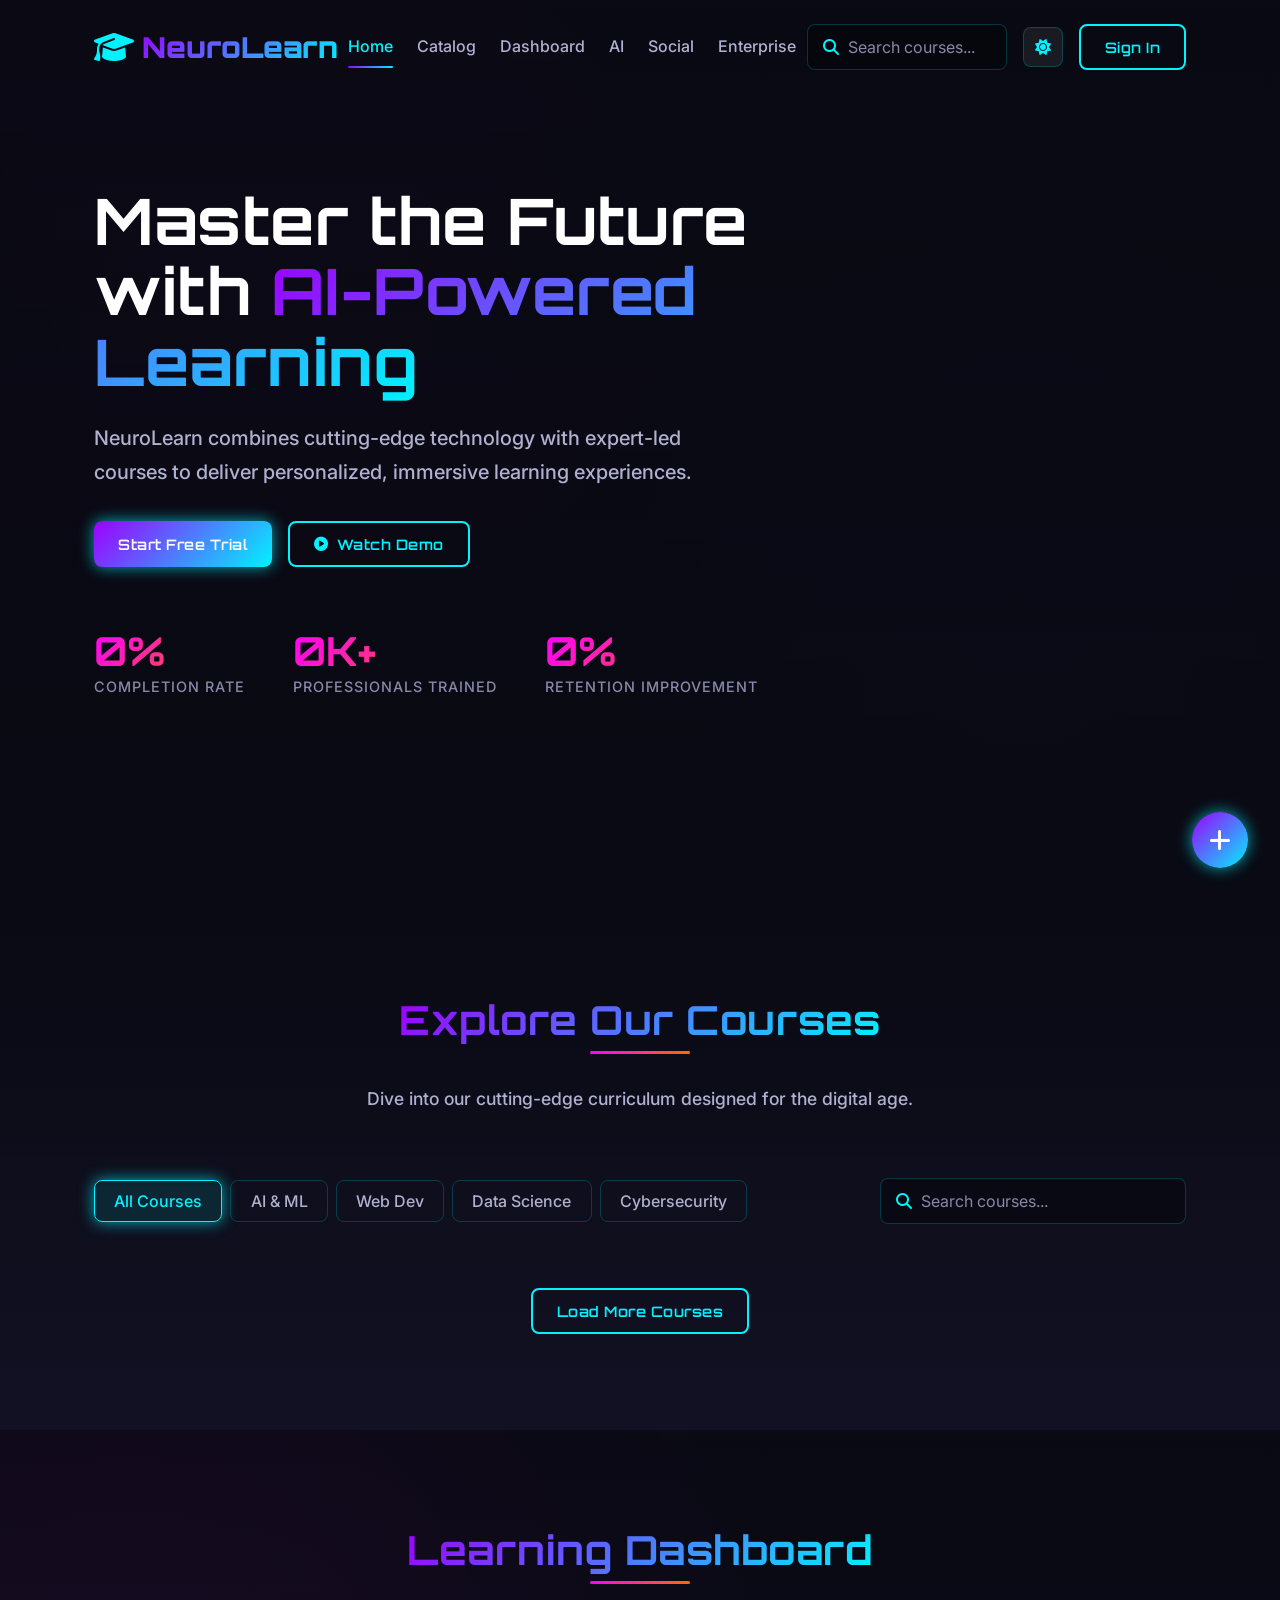
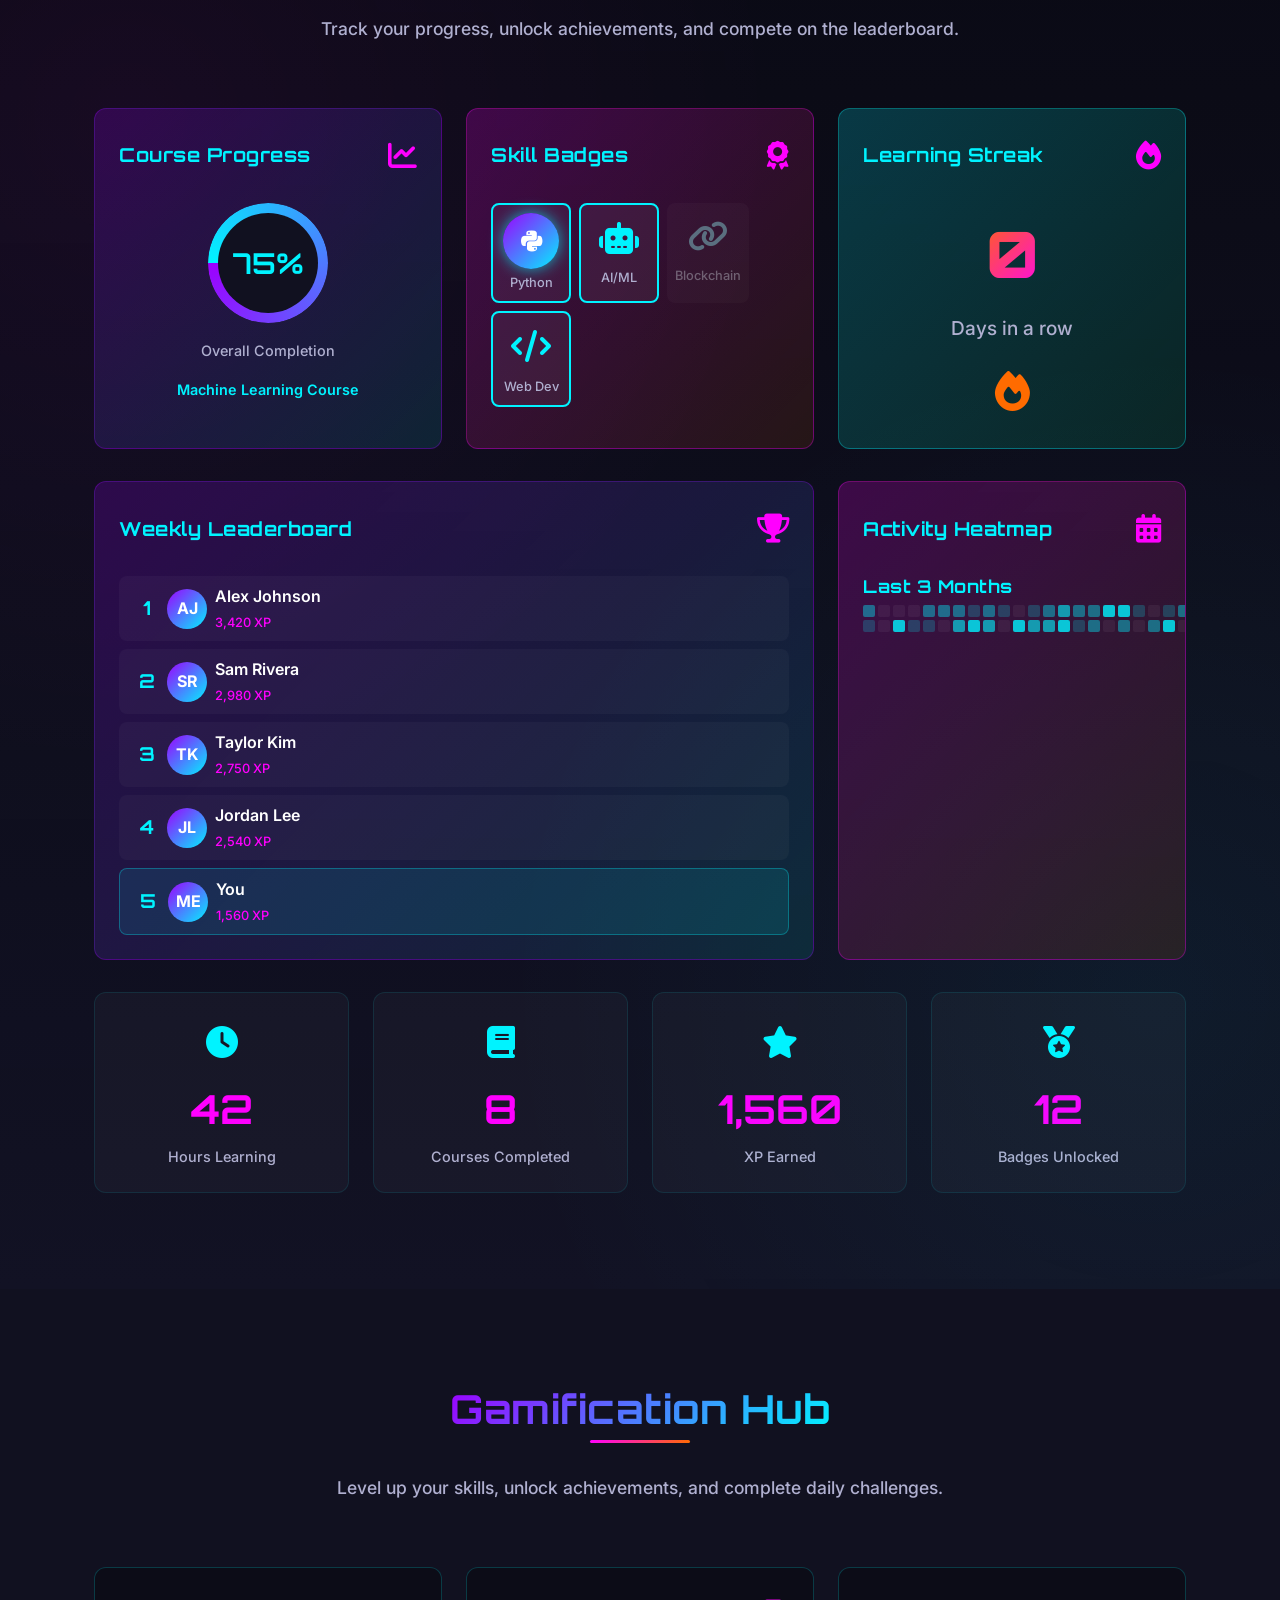
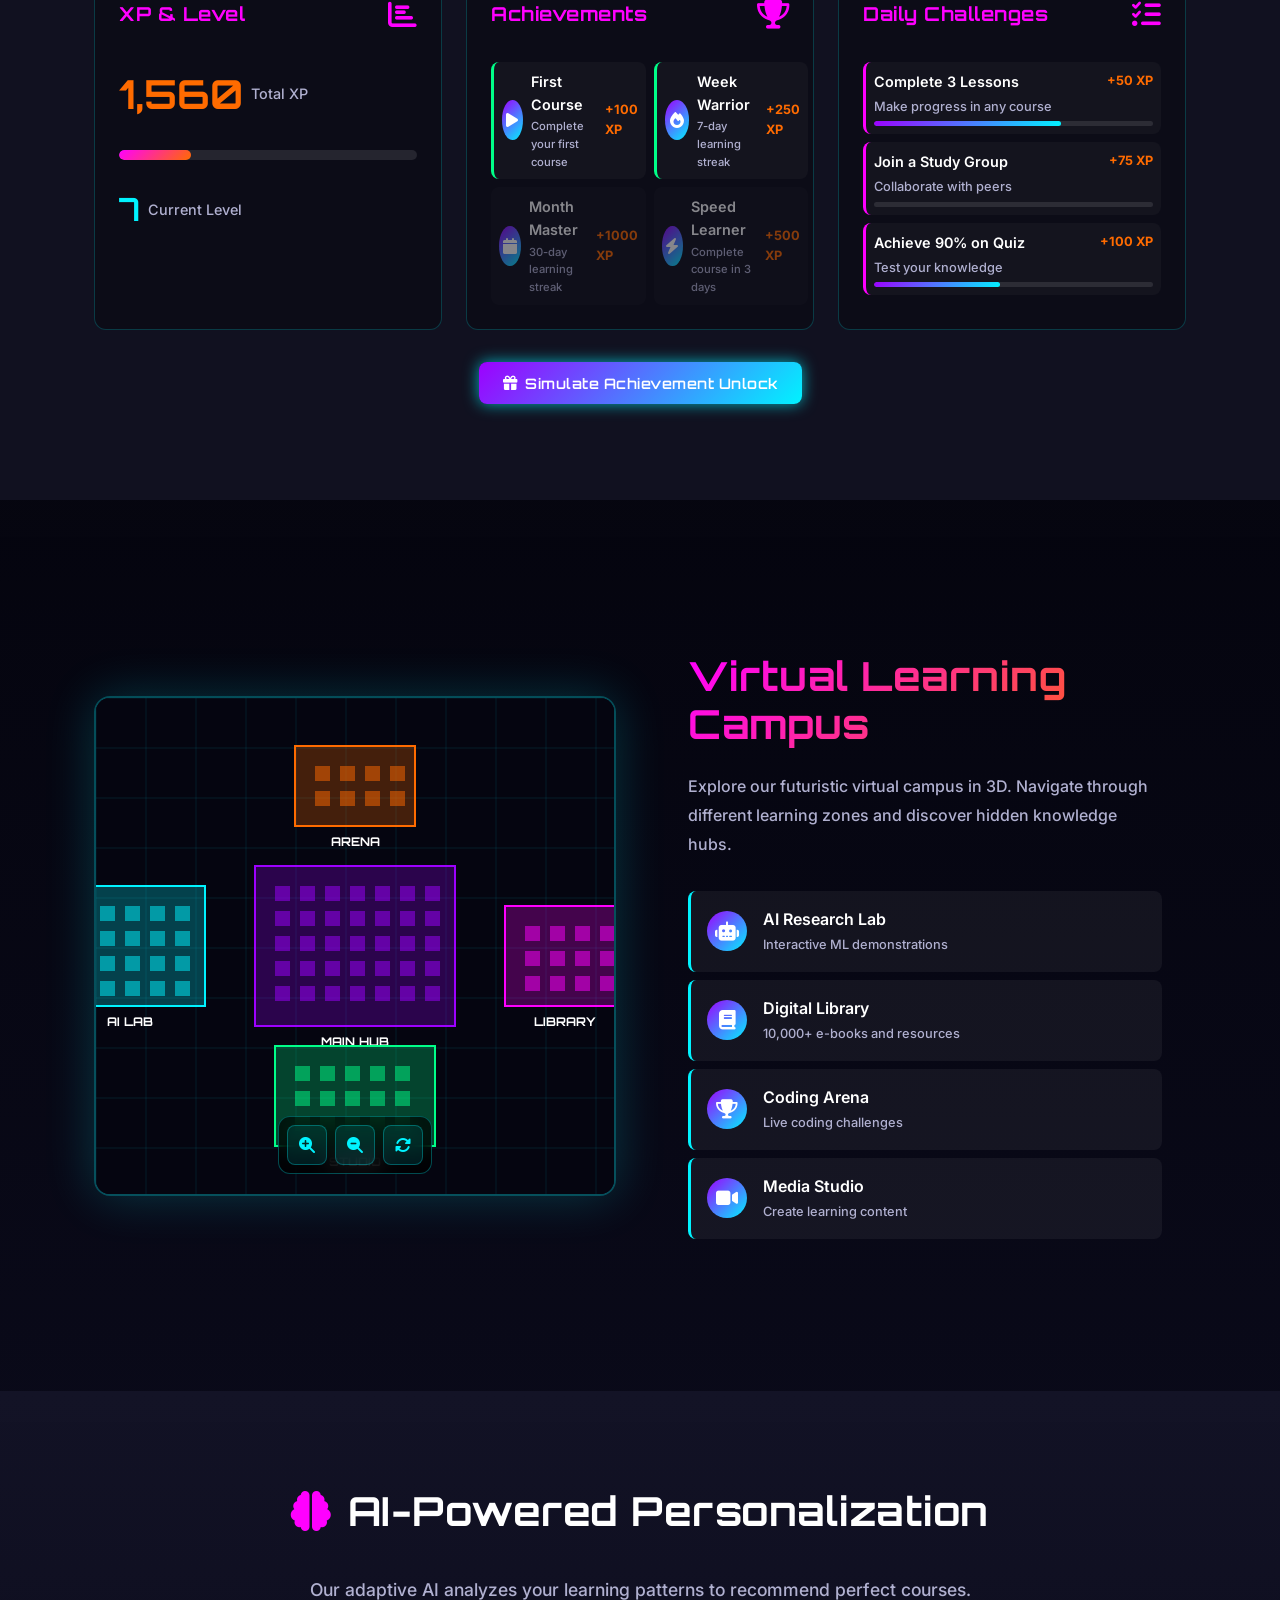
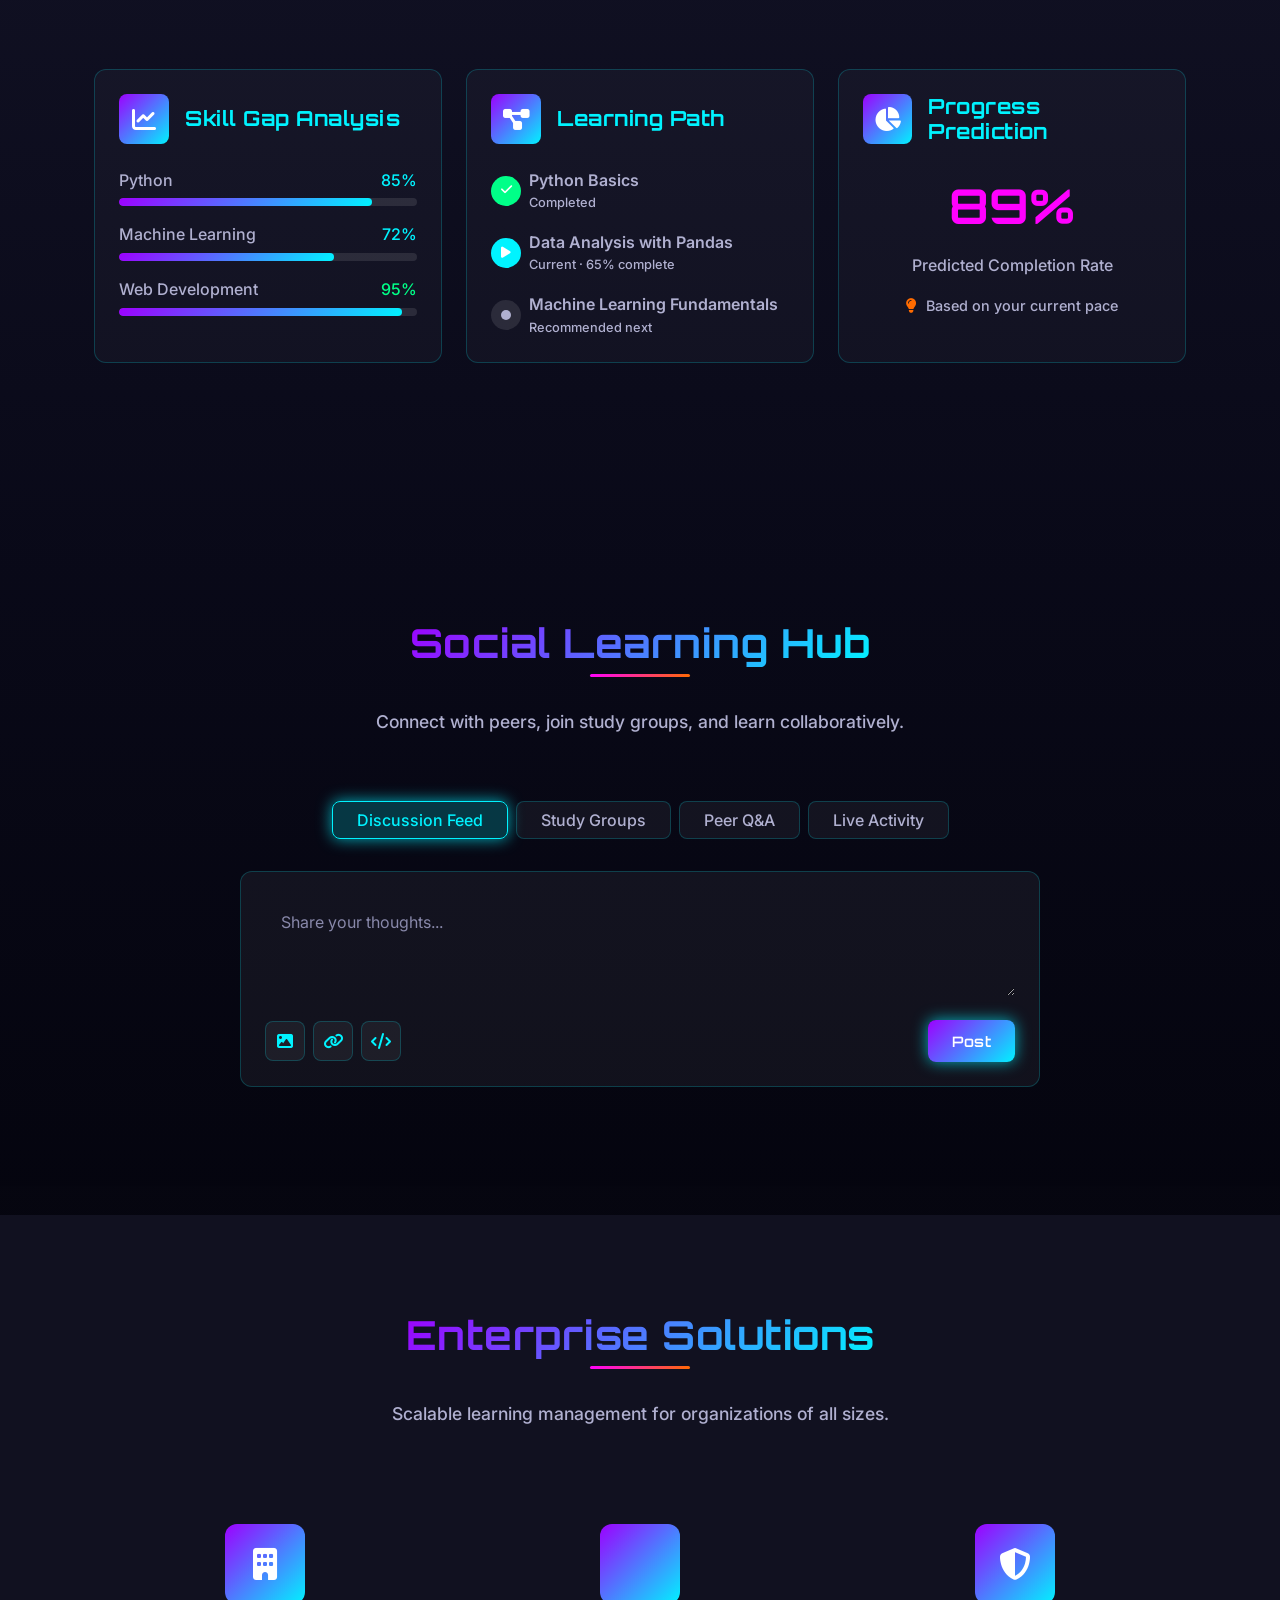
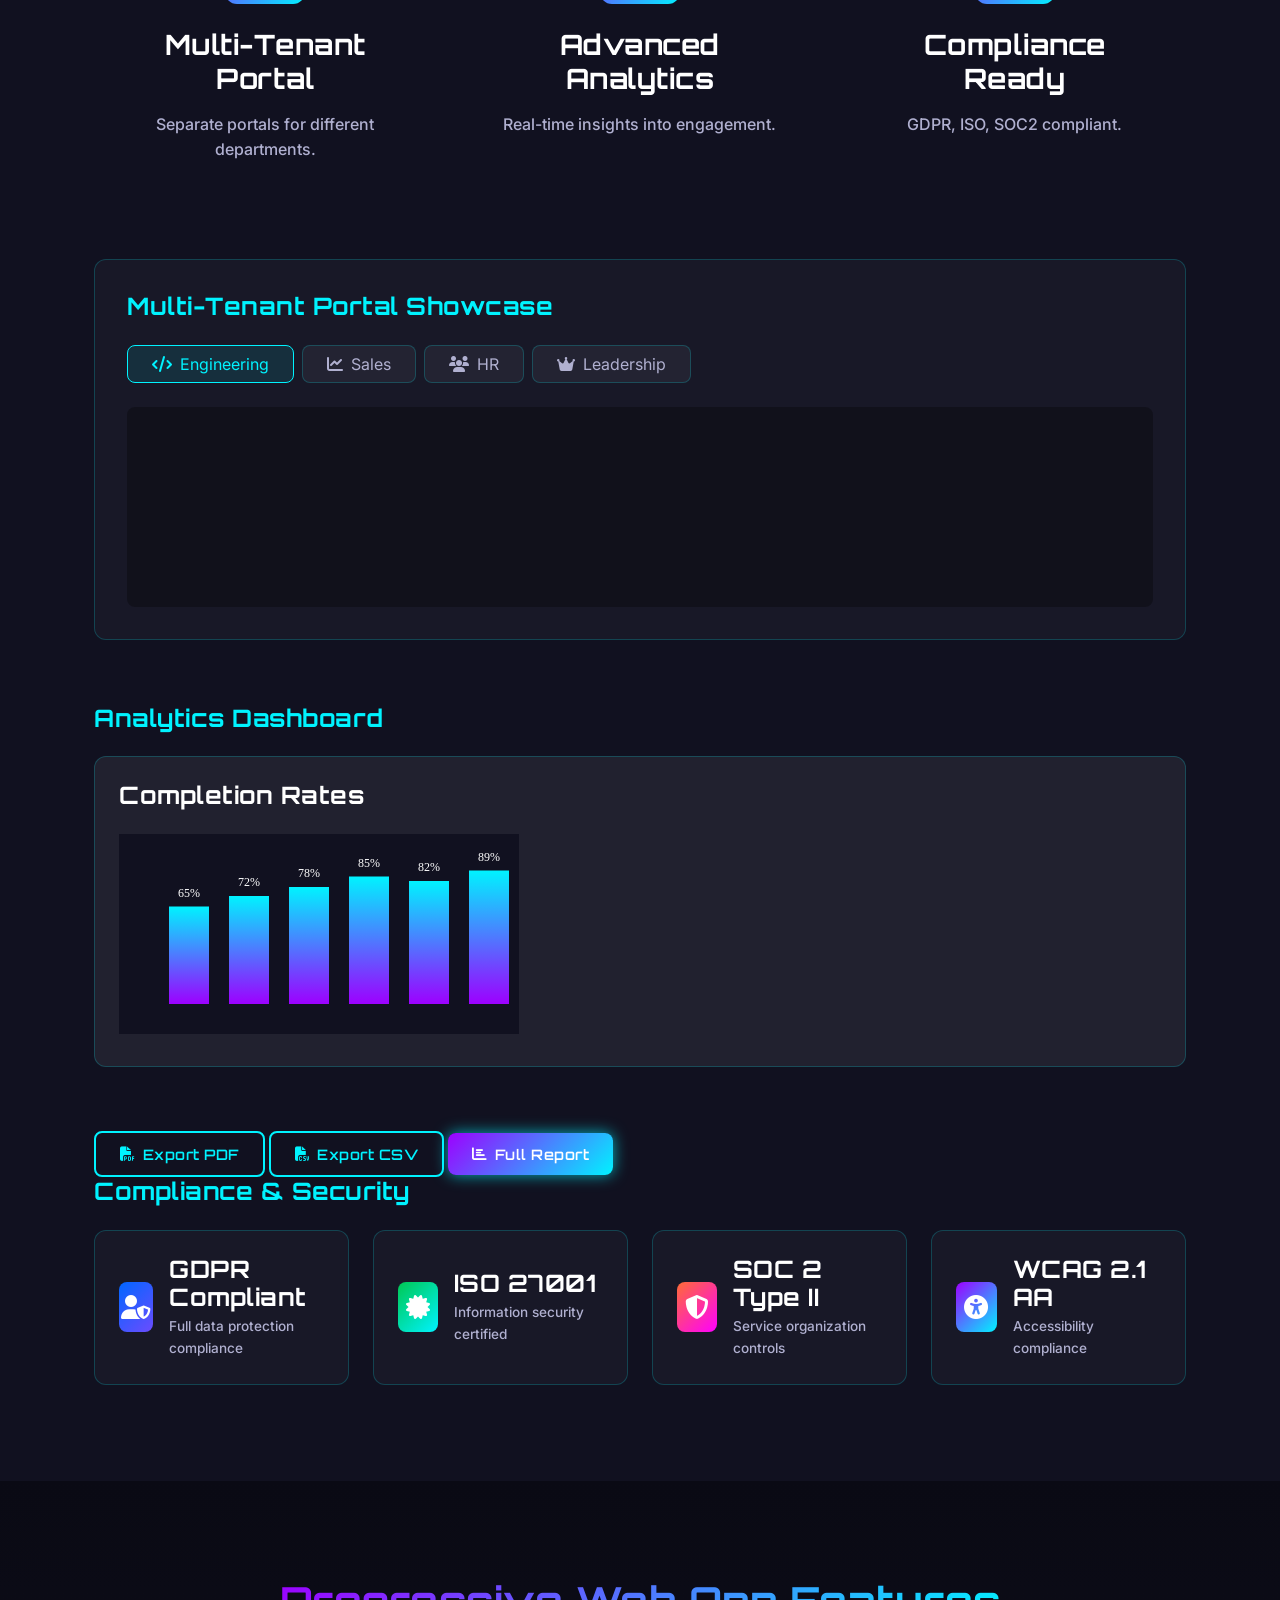
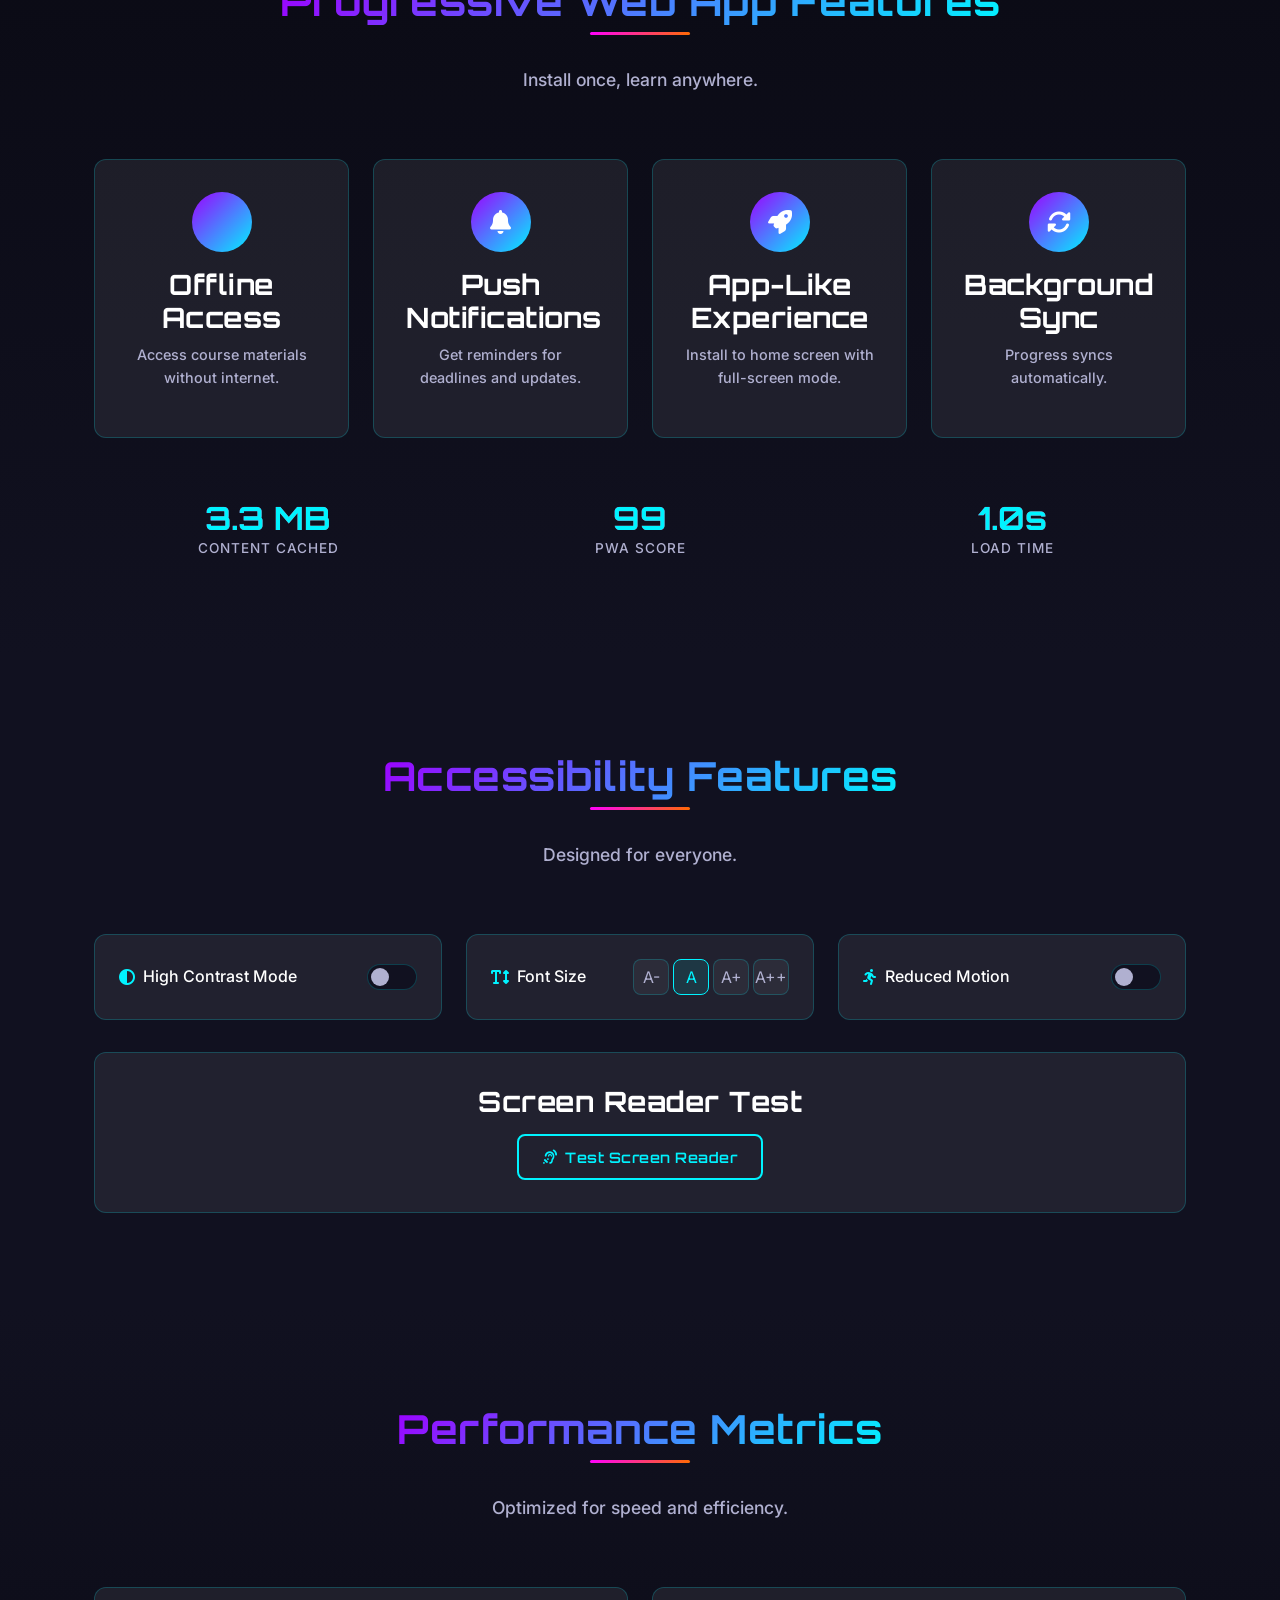
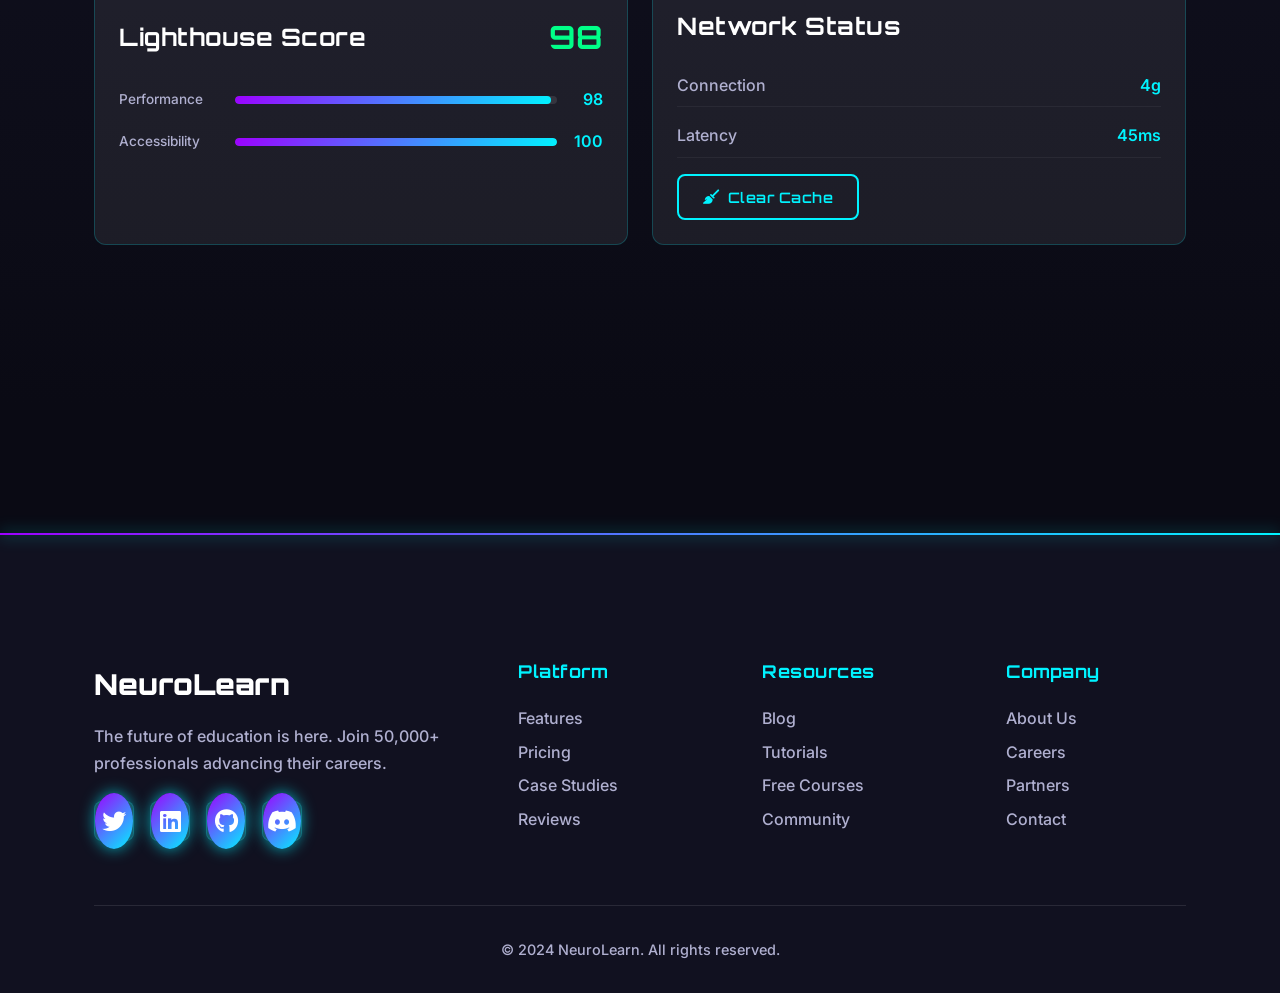
<file: src/index.html>
<!DOCTYPE html>
<html lang="en">
<head>
    <meta charset="UTF-8">
    <meta name="viewport" content="width=device-width, initial-scale=1.0">
    <meta name="description" content="NeuroLearn - Enterprise-grade e-learning platform with AI personalization, 3D virtual campus, and social learning features.">
    <meta name="theme-color" content="#0a0a14">
    
    <!-- PWA -->
    <link rel="manifest" href="/public/manifest.json">
    <link rel="icon" href="data:image/svg+xml,<svg xmlns=%22http://www.w3.org/2000/svg%22 viewBox=%220 0 100 100%22><text y=%22.9em%22 font-size=%2290%22>🧠</text></svg>">
    
    <!-- Fonts & Icons -->
    <link rel="stylesheet" href="https://cdnjs.cloudflare.com/ajax/libs/font-awesome/6.4.0/css/all.min.css">
    <link rel="stylesheet" href="https://fonts.googleapis.com/css2?family=Orbitron:wght@400;700;900&family=Inter:wght@300;400;500;600&display=swap">
    
    <!-- Styles -->
    <link rel="stylesheet" href="css/styles.css">
    
    <title>NeuroLearn | Futuristic E-Learning Platform</title>
</head>
<body>
    <!-- Preloader -->
    <div class="preloader" id="preloader">
        <div class="loader"></div>
    </div>
    
    <!-- Offline Indicator -->
    <div class="offline-indicator" id="offlineIndicator" style="display: none;">
        <i class="fas fa-wifi-slash"></i>
        <span>You are currently offline.</span>
    </div>
    
    <!-- PWA Install Prompt -->
    <div class="pwa-install-prompt" id="pwaPrompt" style="display: none;">
        <div class="pwa-prompt-content">
            <div class="pwa-prompt-icon"><i class="fas fa-download"></i></div>
            <div class="pwa-prompt-text">
                <h3>Install NeuroLearn</h3>
                <p>Install our app for a better experience with offline access.</p>
            </div>
            <div class="pwa-prompt-actions">
                <button class="btn btn-secondary" id="pwaLater">Later</button>
                <button class="btn btn-primary" id="pwaInstall">Install</button>
            </div>
        </div>
    </div>
    
    <!-- Navigation -->
    <nav class="navbar" id="navbar">
        <div class="container navbar-container">
            <a href="#home" class="navbar-brand">
                <i class="fas fa-graduation-cap"></i>
                <span>NeuroLearn</span>
            </a>
            
            <div class="navbar-menu">
                <div class="navbar-links">
                    <a href="#home" class="navbar-link active">Home</a>
                    <a href="#catalog" class="navbar-link">Catalog</a>
                    <a href="#dashboard" class="navbar-link">Dashboard</a>
                    <a href="#ai" class="navbar-link">AI</a>
                    <a href="#social" class="navbar-link">Social</a>
                    <a href="#enterprise" class="navbar-link">Enterprise</a>
                </div>
            </div>
            
            <div class="navbar-actions">
                <div class="navbar-search">
                    <i class="fas fa-search"></i>
                    <input type="text" class="input" placeholder="Search courses...">
                </div>
                <button class="theme-toggle" id="themeToggle" aria-label="Toggle theme">
                    <i class="fas fa-sun theme-icon-sun"></i>
                    <i class="fas fa-moon theme-icon-moon"></i>
                </button>
                <button class="btn btn-secondary">Sign In</button>
                <button class="btn btn-primary" id="installBtn" style="display: none;">Install App</button>
            </div>
            
            <button class="mobile-toggle" id="mobileToggle" aria-label="Toggle menu">
                <i class="fas fa-bars"></i>
            </button>
        </div>
    </nav>
    
    <!-- Mobile Menu Overlay -->
    <div class="menu-overlay" id="menuOverlay"></div>
    
    <!-- Mobile Menu -->
    <div class="mobile-menu" id="mobileMenu">
        <div class="mobile-menu-header">
            <a href="#home" class="navbar-brand">
                <i class="fas fa-graduation-cap"></i>
                <span>NeuroLearn</span>
            </a>
            <button class="mobile-menu-close" id="mobileMenuClose">
                <i class="fas fa-times"></i>
            </button>
        </div>
        <nav class="mobile-nav">
            <a href="#home" class="mobile-nav-link active">Home</a>
            <a href="#catalog" class="mobile-nav-link">Catalog</a>
            <a href="#dashboard" class="mobile-nav-link">Dashboard</a>
            <a href="#ai" class="mobile-nav-link">AI</a>
            <a href="#social" class="mobile-nav-link">Social</a>
            <a href="#enterprise" class="mobile-nav-link">Enterprise</a>
        </nav>
        <div class="mobile-menu-search">
            <i class="fas fa-search"></i>
            <input type="text" class="input" placeholder="Search courses...">
        </div>
        <div style="margin-top: var(--space-lg);">
            <button class="btn btn-secondary" style="width: 100%;">Sign In</button>
        </div>
    </div>
    
    <!-- Main Content -->
    <main>
        <!-- Hero Section -->
        <section class="hero section" id="home">
            <div class="hero-bg">
                <div class="hero-bg-overlay"></div>
            </div>
            <div class="container hero-content">
                <div class="hero-text">
                    <h1 class="hero-title animate-fade-in">
                        Master the Future with 
                        <span class="highlight">AI-Powered Learning</span>
                    </h1>
                    <p class="hero-subtitle animate-fade-in">
                        NeuroLearn combines cutting-edge technology with expert-led courses to deliver personalized, immersive learning experiences.
                    </p>
                    <div class="hero-actions animate-fade-in">
                        <button class="btn btn-primary">Start Free Trial</button>
                        <button class="btn btn-secondary">
                            <i class="fas fa-play-circle"></i> Watch Demo
                        </button>
                    </div>
                    <div class="hero-stats animate-fade-in">
                        <div class="stat-item">
                            <div class="stat-value" data-count="95">0%</div>
                            <div class="stat-label">Completion Rate</div>
                        </div>
                        <div class="stat-item">
                            <div class="stat-value" data-count="50">0K+</div>
                            <div class="stat-label">Professionals Trained</div>
                        </div>
                        <div class="stat-item">
                            <div class="stat-value" data-count="75">0%</div>
                            <div class="stat-label">Retention Improvement</div>
                        </div>
                    </div>
                </div>
            </div>
        </section>
        
        <!-- Course Catalog Section -->
        <section class="section catalog-section" id="catalog">
            <div class="container">
                <div class="section-header">
                    <h2 class="section-title">Explore Our Courses</h2>
                    <p class="section-subtitle">Dive into our cutting-edge curriculum designed for the digital age.</p>
                </div>
                
                <div class="catalog-filters">
                    <div class="filter-group">
                        <button class="filter-btn active" data-filter="all">All Courses</button>
                        <button class="filter-btn" data-filter="ai">AI & ML</button>
                        <button class="filter-btn" data-filter="web">Web Dev</button>
                        <button class="filter-btn" data-filter="data">Data Science</button>
                        <button class="filter-btn" data-filter="cyber">Cybersecurity</button>
                    </div>
                    <div class="search-box">
                        <i class="fas fa-search"></i>
                        <input type="text" class="input" id="courseSearch" placeholder="Search courses...">
                    </div>
                </div>
                
                <div class="courses-grid" id="coursesGrid">
                    <!-- Course cards will be loaded dynamically -->
                </div>
                
                <div style="text-align: center; margin-top: var(--space-xl);">
                    <button class="btn btn-secondary" id="loadMore">Load More Courses</button>
                </div>
            </div>
        </section>
        
        <!-- Dashboard Section -->
        <section class="section dashboard-section" id="dashboard">
            <div class="container">
                <div class="section-header">
                    <h2 class="section-title">Learning Dashboard</h2>
                    <p class="section-subtitle">Track your progress, unlock achievements, and compete on the leaderboard.</p>
                </div>
                
                <div class="dashboard-grid">
                    <!-- Progress Card -->
                    <div class="dashboard-card">
                        <div class="dashboard-card-header">
                            <h3 class="dashboard-card-title">Course Progress</h3>
                            <div class="dashboard-card-icon"><i class="fas fa-chart-line"></i></div>
                        </div>
                        <div class="progress-container">
                            <div class="progress-circle">
                                <div class="progress-circle-bg">
                                    <div class="progress-circle-fill" id="progressFill"></div>
                                </div>
                                <div class="progress-circle-inner">
                                    <span id="progressValue">0%</span>
                                </div>
                            </div>
                            <div class="progress-label">
                                <p>Overall Completion</p>
                                <p style="color: var(--accent-blue); font-weight: 600;">Machine Learning Course</p>
                            </div>
                        </div>
                    </div>
                    
                    <!-- Skill Badges Card -->
                    <div class="dashboard-card">
                        <div class="dashboard-card-header">
                            <h3 class="dashboard-card-title">Skill Badges</h3>
                            <div class="dashboard-card-icon"><i class="fas fa-award"></i></div>
                        </div>
                        <div class="badges-container">
                            <div class="skill-badge unlocked" data-badge="python">
                                <div class="badge-icon"><i class="fab fa-python"></i></div>
                                <div class="badge-name">Python</div>
                            </div>
                            <div class="skill-badge unlocked" data-badge="ai">
                                <div class="badge-icon"><i class="fas fa-robot"></i></div>
                                <div class="badge-name">AI/ML</div>
                            </div>
                            <div class="skill-badge locked" data-badge="blockchain">
                                <div class="badge-icon"><i class="fas fa-link"></i></div>
                                <div class="badge-name">Blockchain</div>
                            </div>
                            <div class="skill-badge unlocked" data-badge="web">
                                <div class="badge-icon"><i class="fas fa-code"></i></div>
                                <div class="badge-name">Web Dev</div>
                            </div>
                        </div>
                    </div>
                    
                    <!-- Streak Counter Card -->
                    <div class="dashboard-card">
                        <div class="dashboard-card-header">
                            <h3 class="dashboard-card-title">Learning Streak</h3>
                            <div class="dashboard-card-icon"><i class="fas fa-fire"></i></div>
                        </div>
                        <div class="streak-container">
                            <div class="streak-value" id="streakValue">0</div>
                            <div class="streak-label">Days in a row</div>
                            <div class="streak-fire"><i class="fas fa-fire"></i></div>
                        </div>
                    </div>
                </div>
                
                <!-- Leaderboard -->
                <div class="dashboard-grid" style="margin-top: var(--space-xl);">
                    <div class="dashboard-card" style="grid-column: span 8;">
                        <div class="dashboard-card-header">
                            <h3 class="dashboard-card-title">Weekly Leaderboard</h3>
                            <div class="dashboard-card-icon"><i class="fas fa-trophy"></i></div>
                        </div>
                        <div class="leaderboard-container">
                            <div class="leaderboard-list" id="leaderboardList"></div>
                        </div>
                    </div>
                    
                    <!-- Heatmap -->
                    <div class="dashboard-card" style="grid-column: span 4;">
                        <div class="dashboard-card-header">
                            <h3 class="dashboard-card-title">Activity Heatmap</h3>
                            <div class="dashboard-card-icon"><i class="fas fa-calendar-alt"></i></div>
                        </div>
                        <div class="heatmap-container">
                            <div class="heatmap-header">
                                <h4 class="heatmap-title">Last 3 Months</h4>
                            </div>
                            <div class="heatmap-grid" id="heatmapGrid"></div>
                        </div>
                    </div>
                </div>
                
                <!-- Stats Grid -->
                <div class="stats-grid">
                    <div class="stat-card">
                        <div class="stat-card-icon"><i class="fas fa-clock"></i></div>
                        <div class="stat-card-value" data-count="42">0</div>
                        <div class="stat-card-label">Hours Learning</div>
                    </div>
                    <div class="stat-card">
                        <div class="stat-card-icon"><i class="fas fa-book"></i></div>
                        <div class="stat-card-value" data-count="8">0</div>
                        <div class="stat-card-label">Courses Completed</div>
                    </div>
                    <div class="stat-card">
                        <div class="stat-card-icon"><i class="fas fa-star"></i></div>
                        <div class="stat-card-value" data-count="1560">0</div>
                        <div class="stat-card-label">XP Earned</div>
                    </div>
                    <div class="stat-card">
                        <div class="stat-card-icon"><i class="fas fa-medal"></i></div>
                        <div class="stat-card-value" data-count="12">0</div>
                        <div class="stat-card-label">Badges Unlocked</div>
                    </div>
                </div>
            </div>
        </section>
        
        <!-- Gamification Section -->
        <section class="section gamification-section" id="gamification">
            <div class="container">
                <div class="section-header">
                    <h2 class="section-title">Gamification Hub</h2>
                    <p class="section-subtitle">Level up your skills, unlock achievements, and complete daily challenges.</p>
                </div>
                
                <div class="gamification-grid">
                    <!-- XP & Level Card -->
                    <div class="gamification-card">
                        <div class="gamification-card-header">
                            <h3 class="gamification-card-title">XP & Level</h3>
                            <div class="dashboard-card-icon"><i class="fas fa-chart-bar"></i></div>
                        </div>
                        <div class="xp-display">
                            <div class="xp-value" id="xpValue">0</div>
                            <div class="xp-label">Total XP</div>
                        </div>
                        <div class="xp-progress">
                            <div class="xp-progress-fill" id="xpProgress"></div>
                        </div>
                        <div class="level-display">
                            <div class="level-value" id="levelValue">1</div>
                            <div class="xp-label">Current Level</div>
                        </div>
                    </div>
                    
                    <!-- Achievements Card -->
                    <div class="gamification-card">
                        <div class="gamification-card-header">
                            <h3 class="gamification-card-title">Achievements</h3>
                            <div class="dashboard-card-icon"><i class="fas fa-trophy"></i></div>
                        </div>
                        <div class="achievements-grid">
                            <div class="achievement-item unlocked" data-achievement="first-course">
                                <div class="achievement-icon"><i class="fas fa-play"></i></div>
                                <div class="achievement-info">
                                    <div class="achievement-name">First Course</div>
                                    <div class="achievement-desc">Complete your first course</div>
                                </div>
                                <div class="achievement-xp">+100 XP</div>
                            </div>
                            <div class="achievement-item unlocked" data-achievement="week-streak">
                                <div class="achievement-icon"><i class="fas fa-fire"></i></div>
                                <div class="achievement-info">
                                    <div class="achievement-name">Week Warrior</div>
                                    <div class="achievement-desc">7-day learning streak</div>
                                </div>
                                <div class="achievement-xp">+250 XP</div>
                            </div>
                            <div class="achievement-item locked" data-achievement="month-streak">
                                <div class="achievement-icon"><i class="fas fa-calendar"></i></div>
                                <div class="achievement-info">
                                    <div class="achievement-name">Month Master</div>
                                    <div class="achievement-desc">30-day learning streak</div>
                                </div>
                                <div class="achievement-xp">+1000 XP</div>
                            </div>
                            <div class="achievement-item locked" data-achievement="speed-learner">
                                <div class="achievement-icon"><i class="fas fa-bolt"></i></div>
                                <div class="achievement-info">
                                    <div class="achievement-name">Speed Learner</div>
                                    <div class="achievement-desc">Complete course in 3 days</div>
                                </div>
                                <div class="achievement-xp">+500 XP</div>
                            </div>
                        </div>
                    </div>
                    
                    <!-- Daily Challenges Card -->
                    <div class="gamification-card">
                        <div class="gamification-card-header">
                            <h3 class="gamification-card-title">Daily Challenges</h3>
                            <div class="dashboard-card-icon"><i class="fas fa-tasks"></i></div>
                        </div>
                        <div class="challenges-list">
                            <div class="challenge-item">
                                <div class="challenge-header">
                                    <div class="challenge-title">Complete 3 Lessons</div>
                                    <div class="challenge-xp">+50 XP</div>
                                </div>
                                <div class="challenge-desc">Make progress in any course</div>
                                <div class="challenge-progress">
                                    <div class="challenge-progress-fill" style="width: 67%"></div>
                                </div>
                            </div>
                            <div class="challenge-item">
                                <div class="challenge-header">
                                    <div class="challenge-title">Join a Study Group</div>
                                    <div class="challenge-xp">+75 XP</div>
                                </div>
                                <div class="challenge-desc">Collaborate with peers</div>
                                <div class="challenge-progress">
                                    <div class="challenge-progress-fill" style="width: 0%"></div>
                                </div>
                            </div>
                            <div class="challenge-item">
                                <div class="challenge-header">
                                    <div class="challenge-title">Achieve 90% on Quiz</div>
                                    <div class="challenge-xp">+100 XP</div>
                                </div>
                                <div class="challenge-desc">Test your knowledge</div>
                                <div class="challenge-progress">
                                    <div class="challenge-progress-fill" style="width: 45%"></div>
                                </div>
                            </div>
                        </div>
                    </div>
                </div>
                
                <div style="text-align: center; margin-top: var(--space-xl);">
                    <button class="btn btn-primary" id="simulateUnlock">
                        <i class="fas fa-gift"></i> Simulate Achievement Unlock
                    </button>
                </div>
            </div>
        </section>
        
        <!-- Campus Section -->
        <section class="section campus-section" id="campus">
            <div class="container campus-container">
                <div class="campus-canvas-container">
                    <canvas id="campusCanvas"></canvas>
                    <div class="campus-controls">
                        <button class="campus-control-btn" id="zoomIn"><i class="fas fa-search-plus"></i></button>
                        <button class="campus-control-btn" id="zoomOut"><i class="fas fa-search-minus"></i></button>
                        <button class="campus-control-btn" id="resetView"><i class="fas fa-sync-alt"></i></button>
                    </div>
                </div>
                <div class="campus-info">
                    <h2 class="campus-title">Virtual Learning Campus</h2>
                    <p class="campus-description">Explore our futuristic virtual campus in 3D. Navigate through different learning zones and discover hidden knowledge hubs.</p>
                    <div class="campus-hotspots">
                        <div class="hotspot-item" data-hotspot="ai-lab">
                            <div class="hotspot-icon"><i class="fas fa-robot"></i></div>
                            <div class="hotspot-info">
                                <div class="hotspot-name">AI Research Lab</div>
                                <div class="hotspot-desc">Interactive ML demonstrations</div>
                            </div>
                        </div>
                        <div class="hotspot-item" data-hotspot="library">
                            <div class="hotspot-icon"><i class="fas fa-book"></i></div>
                            <div class="hotspot-info">
                                <div class="hotspot-name">Digital Library</div>
                                <div class="hotspot-desc">10,000+ e-books and resources</div>
                            </div>
                        </div>
                        <div class="hotspot-item" data-hotspot="arena">
                            <div class="hotspot-icon"><i class="fas fa-trophy"></i></div>
                            <div class="hotspot-info">
                                <div class="hotspot-name">Coding Arena</div>
                                <div class="hotspot-desc">Live coding challenges</div>
                            </div>
                        </div>
                        <div class="hotspot-item" data-hotspot="studio">
                            <div class="hotspot-icon"><i class="fas fa-video"></i></div>
                            <div class="hotspot-info">
                                <div class="hotspot-name">Media Studio</div>
                                <div class="hotspot-desc">Create learning content</div>
                            </div>
                        </div>
                    </div>
                </div>
            </div>
        </section>
        
        <!-- AI Section -->
        <section class="section ai-section" id="ai">
            <div class="container">
                <div class="ai-header">
                    <h2 class="ai-title">
                        <i class="fas fa-brain"></i> AI-Powered Personalization
                    </h2>
                    <p class="section-subtitle">Our adaptive AI analyzes your learning patterns to recommend perfect courses.</p>
                </div>
                
                <div class="ai-grid">
                    <div class="ai-card">
                        <div class="ai-card-header">
                            <div class="ai-card-icon"><i class="fas fa-chart-line"></i></div>
                            <h3 class="ai-card-title">Skill Gap Analysis</h3>
                        </div>
                        <div class="skill-gap-visualization">
                            <div class="skill-meter">
                                <div style="display: flex; justify-content: space-between; margin-bottom: 5px;">
                                    <span style="color: var(--text-secondary);">Python</span>
                                    <span style="color: var(--accent-blue);">85%</span>
                                </div>
                                <div style="height: 8px; background: rgba(255,255,255,0.1); border-radius: 4px; overflow: hidden;">
                                    <div style="width: 85%; height: 100%; background: var(--gradient-cyber); border-radius: 4px;"></div>
                                </div>
                            </div>
                            <div class="skill-meter" style="margin-top: var(--space-md);">
                                <div style="display: flex; justify-content: space-between; margin-bottom: 5px;">
                                    <span style="color: var(--text-secondary);">Machine Learning</span>
                                    <span style="color: var(--accent-blue);">72%</span>
                                </div>
                                <div style="height: 8px; background: rgba(255,255,255,0.1); border-radius: 4px; overflow: hidden;">
                                    <div style="width: 72%; height: 100%; background: var(--gradient-cyber); border-radius: 4px;"></div>
                                </div>
                            </div>
                            <div class="skill-meter" style="margin-top: var(--space-md);">
                                <div style="display: flex; justify-content: space-between; margin-bottom: 5px;">
                                    <span style="color: var(--text-secondary);">Web Development</span>
                                    <span style="color: var(--success);">95%</span>
                                </div>
                                <div style="height: 8px; background: rgba(255,255,255,0.1); border-radius: 4px; overflow: hidden;">
                                    <div style="width: 95%; height: 100%; background: var(--gradient-cyber); border-radius: 4px;"></div>
                                </div>
                            </div>
                        </div>
                    </div>
                    
                    <div class="ai-card">
                        <div class="ai-card-header">
                            <div class="ai-card-icon"><i class="fas fa-project-diagram"></i></div>
                            <h3 class="ai-card-title">Learning Path</h3>
                        </div>
                        <div style="color: var(--text-secondary);">
                            <div style="display: flex; align-items: center; margin-bottom: var(--space-md);">
                                <div style="width: 30px; height: 30px; border-radius: 50%; background: var(--success); display: flex; align-items: center; justify-content: center; margin-right: var(--space-sm);">
                                    <i class="fas fa-check" style="color: white; font-size: 0.8rem;"></i>
                                </div>
                                <div>
                                    <div style="font-weight: 600;">Python Basics</div>
                                    <div style="font-size: 0.8rem;">Completed</div>
                                </div>
                            </div>
                            <div style="display: flex; align-items: center; margin-bottom: var(--space-md);">
                                <div style="width: 30px; height: 30px; border-radius: 50%; background: var(--accent-blue); display: flex; align-items: center; justify-content: center; margin-right: var(--space-sm);">
                                    <i class="fas fa-play" style="color: white; font-size: 0.8rem;"></i>
                                </div>
                                <div>
                                    <div style="font-weight: 600;">Data Analysis with Pandas</div>
                                    <div style="font-size: 0.8rem;">Current · 65% complete</div>
                                </div>
                            </div>
                            <div style="display: flex; align-items: center;">
                                <div style="width: 30px; height: 30px; border-radius: 50%; background: rgba(255,255,255,0.1); display: flex; align-items: center; justify-content: center; margin-right: var(--space-sm);">
                                    <div style="width: 10px; height: 10px; border-radius: 50%; background: var(--text-secondary);"></div>
                                </div>
                                <div>
                                    <div style="font-weight: 600;">Machine Learning Fundamentals</div>
                                    <div style="font-size: 0.8rem;">Recommended next</div>
                                </div>
                            </div>
                        </div>
                    </div>
                    
                    <div class="ai-card">
                        <div class="ai-card-header">
                            <div class="ai-card-icon"><i class="fas fa-chart-pie"></i></div>
                            <h3 class="ai-card-title">Progress Prediction</h3>
                        </div>
                        <div style="text-align: center;">
                            <div style="font-size: 3rem; font-family: var(--font-heading); font-weight: 700; color: var(--accent-pink); margin-bottom: var(--space-sm);">89%</div>
                            <div style="color: var(--text-secondary); margin-bottom: var(--space-md);">Predicted Completion Rate</div>
                            <div style="color: var(--text-secondary); font-size: 0.9rem;">
                                <i class="fas fa-lightbulb" style="color: var(--accent-orange); margin-right: 5px;"></i>
                                Based on your current pace
                            </div>
                        </div>
                    </div>
                </div>
            </div>
        </section>
        
        <!-- Social Section -->
        <section class="section social-section" id="social">
            <div class="container">
                <div class="section-header">
                    <h2 class="section-title">Social Learning Hub</h2>
                    <p class="section-subtitle">Connect with peers, join study groups, and learn collaboratively.</p>
                </div>
                
                <div class="social-tabs">
                    <button class="social-tab active" data-tab="discussion">Discussion Feed</button>
                    <button class="social-tab" data-tab="groups">Study Groups</button>
                    <button class="social-tab" data-tab="qa">Peer Q&A</button>
                    <button class="social-tab" data-tab="activity">Live Activity</button>
                </div>
                
                <div class="social-content active" id="discussionContent">
                    <div class="feed-container">
                        <div class="post-form">
                            <textarea class="post-input" placeholder="Share your thoughts..."></textarea>
                            <div class="post-actions">
                                <div class="post-attachments">
                                    <button class="attachment-btn"><i class="fas fa-image"></i></button>
                                    <button class="attachment-btn"><i class="fas fa-link"></i></button>
                                    <button class="attachment-btn"><i class="fas fa-code"></i></button>
                                </div>
                                <button class="btn btn-primary">Post</button>
                            </div>
                        </div>
                        <div class="feed-posts" id="feedPosts"></div>
                    </div>
                </div>
                
                <div class="social-content" id="groupsContent">
                    <div class="groups-grid" id="groupsGrid"></div>
                </div>
                
                <div class="social-content" id="qaContent">
                    <div class="questions-grid" id="questionsGrid"></div>
                </div>
                
                <div class="social-content" id="activityContent">
                    <div class="activity-feed" id="activityFeed"></div>
                </div>
            </div>
        </section>
        
        <!-- Enterprise Section -->
        <section class="section enterprise-section" id="enterprise">
            <div class="container">
                <div class="section-header">
                    <h2 class="section-title">Enterprise Solutions</h2>
                    <p class="section-subtitle">Scalable learning management for organizations of all sizes.</p>
                </div>
                
                <div class="enterprise-features">
                    <div class="enterprise-feature">
                        <div class="feature-icon"><i class="fas fa-building"></i></div>
                        <h3>Multi-Tenant Portal</h3>
                        <p>Separate portals for different departments.</p>
                    </div>
                    <div class="enterprise-feature">
                        <div class="feature-icon"><i class="fas fa-chart-network"></i></div>
                        <h3>Advanced Analytics</h3>
                        <p>Real-time insights into engagement.</p>
                    </div>
                    <div class="enterprise-feature">
                        <div class="feature-icon"><i class="fas fa-shield-alt"></i></div>
                        <h3>Compliance Ready</h3>
                        <p>GDPR, ISO, SOC2 compliant.</p>
                    </div>
                </div>
                
                <div class="tenant-portal-demo">
                    <h3 class="demo-title">Multi-Tenant Portal Showcase</h3>
                    <div class="tenant-switcher">
                        <button class="tenant-btn active" data-tenant="engineering">
                            <i class="fas fa-code"></i> Engineering
                        </button>
                        <button class="tenant-btn" data-tenant="sales">
                            <i class="fas fa-chart-line"></i> Sales
                        </button>
                        <button class="tenant-btn" data-tenant="hr">
                            <i class="fas fa-users"></i> HR
                        </button>
                        <button class="tenant-btn" data-tenant="leadership">
                            <i class="fas fa-crown"></i> Leadership
                        </button>
                    </div>
                    <div class="tenant-preview" id="tenantPreview"></div>
                </div>
                
                <div class="analytics-dashboard">
                    <h3 class="demo-title">Analytics Dashboard</h3>
                    <div class="performance-metrics">
                        <div class="metric-card">
                            <div class="metric-header">
                                <h4>Completion Rates</h4>
                            </div>
                            <canvas id="completionChart" width="400" height="200"></canvas>
                        </div>
                    </div>
                    <div class="export-options" style="margin-top: var(--space-lg);">
                        <button class="btn btn-secondary" id="exportPDF">
                            <i class="fas fa-file-pdf"></i> Export PDF
                        </button>
                        <button class="btn btn-secondary" id="exportCSV">
                            <i class="fas fa-file-csv"></i> Export CSV
                        </button>
                        <button class="btn btn-primary" id="exportReport">
                            <i class="fas fa-chart-bar"></i> Full Report
                        </button>
                    </div>
                </div>
                
                <div class="compliance-section">
                    <h3 class="demo-title">Compliance & Security</h3>
                    <div class="compliance-grid">
                        <div class="compliance-badge">
                            <div class="compliance-icon gdpr"><i class="fas fa-user-shield"></i></div>
                            <div class="compliance-info">
                                <h4>GDPR Compliant</h4>
                                <p>Full data protection compliance</p>
                            </div>
                        </div>
                        <div class="compliance-badge">
                            <div class="compliance-icon iso"><i class="fas fa-certificate"></i></div>
                            <div class="compliance-info">
                                <h4>ISO 27001</h4>
                                <p>Information security certified</p>
                            </div>
                        </div>
                        <div class="compliance-badge">
                            <div class="compliance-icon soc"><i class="fas fa-shield-alt"></i></div>
                            <div class="compliance-info">
                                <h4>SOC 2 Type II</h4>
                                <p>Service organization controls</p>
                            </div>
                        </div>
                        <div class="compliance-badge">
                            <div class="compliance-icon accessibility"><i class="fas fa-universal-access"></i></div>
                            <div class="compliance-info">
                                <h4>WCAG 2.1 AA</h4>
                                <p>Accessibility compliance</p>
                            </div>
                        </div>
                    </div>
                </div>
            </div>
        </section>
        
        <!-- PWA Section -->
        <section class="section pwa-section">
            <div class="container">
                <div class="section-header">
                    <h2 class="section-title">Progressive Web App Features</h2>
                    <p class="section-subtitle">Install once, learn anywhere.</p>
                </div>
                
                <div class="pwa-features-grid">
                    <div class="pwa-feature">
                        <div class="pwa-feature-icon"><i class="fas fa-wifi-slash"></i></div>
                        <h3>Offline Access</h3>
                        <p>Access course materials without internet.</p>
                    </div>
                    <div class="pwa-feature">
                        <div class="pwa-feature-icon"><i class="fas fa-bell"></i></div>
                        <h3>Push Notifications</h3>
                        <p>Get reminders for deadlines and updates.</p>
                    </div>
                    <div class="pwa-feature">
                        <div class="pwa-feature-icon"><i class="fas fa-rocket"></i></div>
                        <h3>App-Like Experience</h3>
                        <p>Install to home screen with full-screen mode.</p>
                    </div>
                    <div class="pwa-feature">
                        <div class="pwa-feature-icon"><i class="fas fa-sync-alt"></i></div>
                        <h3>Background Sync</h3>
                        <p>Progress syncs automatically.</p>
                    </div>
                </div>
                
                <div class="pwa-stats">
                    <div class="pwa-stat">
                        <div class="stat-value" id="cacheSize">0 MB</div>
                        <div class="stat-label">Content Cached</div>
                    </div>
                    <div class="pwa-stat">
                        <div class="stat-value" id="pwaScore">100</div>
                        <div class="stat-label">PWA Score</div>
                    </div>
                    <div class="pwa-stat">
                        <div class="stat-value" id="loadTime">0.8s</div>
                        <div class="stat-label">Load Time</div>
                    </div>
                </div>
            </div>
        </section>
        
        <!-- Accessibility Section -->
        <section class="section accessibility-section">
            <div class="container">
                <div class="section-header">
                    <h2 class="section-title">Accessibility Features</h2>
                    <p class="section-subtitle">Designed for everyone.</p>
                </div>
                
                <div class="accessibility-controls">
                    <div class="accessibility-control">
                        <label class="control-label">
                            <i class="fas fa-adjust"></i> High Contrast Mode
                        </label>
                        <label class="switch">
                            <input type="checkbox" id="highContrastToggle">
                            <span class="slider"></span>
                        </label>
                    </div>
                    <div class="accessibility-control">
                        <label class="control-label">
                            <i class="fas fa-text-height"></i> Font Size
                        </label>
                        <div class="font-size-controls">
                            <button class="font-size-btn" data-size="small">A-</button>
                            <button class="font-size-btn active" data-size="medium">A</button>
                            <button class="font-size-btn" data-size="large">A+</button>
                            <button class="font-size-btn" data-size="xlarge">A++</button>
                        </div>
                    </div>
                    <div class="accessibility-control">
                        <label class="control-label">
                            <i class="fas fa-running"></i> Reduced Motion
                        </label>
                        <label class="switch">
                            <input type="checkbox" id="reducedMotionToggle">
                            <span class="slider"></span>
                        </label>
                    </div>
                </div>
                
                <div class="screen-reader-test">
                    <h3>Screen Reader Test</h3>
                    <button class="btn btn-secondary" id="testScreenReader">
                        <i class="fas fa-assistive-listening-systems"></i> Test Screen Reader
                    </button>
                </div>
            </div>
        </section>
        
        <!-- Performance Section -->
        <section class="section performance-section">
            <div class="container">
                <div class="section-header">
                    <h2 class="section-title">Performance Metrics</h2>
                    <p class="section-subtitle">Optimized for speed and efficiency.</p>
                </div>
                
                <div class="performance-metrics">
                    <div class="metric-card">
                        <div class="metric-header">
                            <h4>Lighthouse Score</h4>
                            <div class="metric-score" id="lighthouseScore">98</div>
                        </div>
                        <div class="metric-bars">
                            <div class="metric-bar">
                                <span>Performance</span>
                                <div class="bar-container"><div class="bar-fill" style="width: 98%"></div></div>
                                <span>98</span>
                            </div>
                            <div class="metric-bar">
                                <span>Accessibility</span>
                                <div class="bar-container"><div class="bar-fill" style="width: 100%"></div></div>
                                <span>100</span>
                            </div>
                        </div>
                    </div>
                    
                    <div class="metric-card">
                        <div class="metric-header">
                            <h4>Network Status</h4>
                        </div>
                        <div class="network-info">
                            <div class="network-stat">
                                <span>Connection</span>
                                <span id="connectionType">4G</span>
                            </div>
                            <div class="network-stat">
                                <span>Latency</span>
                                <span id="networkLatency">45ms</span>
                            </div>
                        </div>
                        <button class="btn btn-secondary" id="clearCache" style="margin-top: var(--space-md);">
                            <i class="fas fa-broom"></i> Clear Cache
                        </button>
                    </div>
                </div>
            </div>
        </section>
    </main>
    
    <!-- Footer -->
    <footer class="footer">
        <div class="container">
            <div class="footer-content">
                <div>
                    <div class="footer-brand">NeuroLearn</div>
                    <p class="footer-description">The future of education is here. Join 50,000+ professionals advancing their careers.</p>
                    <div class="footer-social">
                        <a href="#"><i class="fab fa-twitter"></i></a>
                        <a href="#"><i class="fab fa-linkedin"></i></a>
                        <a href="#"><i class="fab fa-github"></i></a>
                        <a href="#"><i class="fab fa-discord"></i></a>
                    </div>
                </div>
                <div>
                    <h3 class="footer-heading">Platform</h3>
                    <ul class="footer-links">
                        <li><a href="#">Features</a></li>
                        <li><a href="#">Pricing</a></li>
                        <li><a href="#">Case Studies</a></li>
                        <li><a href="#">Reviews</a></li>
                    </ul>
                </div>
                <div>
                    <h3 class="footer-heading">Resources</h3>
                    <ul class="footer-links">
                        <li><a href="#">Blog</a></li>
                        <li><a href="#">Tutorials</a></li>
                        <li><a href="#">Free Courses</a></li>
                        <li><a href="#">Community</a></li>
                    </ul>
                </div>
                <div>
                    <h3 class="footer-heading">Company</h3>
                    <ul class="footer-links">
                        <li><a href="#">About Us</a></li>
                        <li><a href="#">Careers</a></li>
                        <li><a href="#">Partners</a></li>
                        <li><a href="#">Contact</a></li>
                    </ul>
                </div>
            </div>
            <div class="footer-bottom">
                <p>&copy; 2024 NeuroLearn. All rights reserved.</p>
            </div>
        </div>
    </footer>
    
    <!-- Floating Action Buttons -->
    <div class="fab-container">
        <button class="fab fab-main" id="mainFab">
            <i class="fas fa-plus"></i>
        </button>
        <div class="fab-menu">
            <button class="fab fab-item" title="Live Chat"><i class="fas fa-comment"></i></button>
            <button class="fab fab-item" title="Support"><i class="fas fa-question-circle"></i></button>
            <button class="fab fab-item" title="Share"><i class="fas fa-share"></i></button>
            <button class="fab fab-item" title="Feedback"><i class="fas fa-bullhorn"></i></button>
        </div>
    </div>
    
    <!-- Achievement Unlock Modal -->
    <div class="achievement-unlock" id="achievementUnlock">
        <div class="achievement-unlock-icon"><i class="fas fa-trophy"></i></div>
        <h3 class="achievement-unlock-title" id="unlockTitle">Achievement Unlocked!</h3>
        <p class="achievement-unlock-desc" id="unlockDesc">You've earned a new achievement.</p>
        <div class="achievement-unlock-xp" id="unlockXp">+250 XP</div>
    </div>
    
    <!-- Scripts -->
    <script type="module" src="js/app.js"></script>
</body>
</html>
</file>
<file: src/css/styles.css>
/* ===== NeuroLearn - Main Stylesheet ===== */
/* Import all CSS modules */

/* Core Variables & Theme System */
@import 'variables.css';

/* Base Styles & Reset */
@import 'base.css';

/* Reusable Components */
@import 'components.css';

/* Layout (Navigation, Footer, Grid) */
@import 'layout.css';

/* Section Styles */
@import 'sections.css';

/* Animations */
@import 'animations.css';

/* Responsive Design */
@import 'responsive.css';

/* ===== MAIN STYLES COMPILATION ===== */
/* This file serves as the entry point for all CSS */

/* Preloader */
.preloader {
    position: fixed;
    top: 0;
    left: 0;
    width: 100%;
    height: 100%;
    background: var(--bg-primary);
    display: flex;
    align-items: center;
    justify-content: center;
    z-index: var(--z-preloader);
    transition: opacity 0.5s ease, visibility 0.5s ease;
}

.preloader.hidden {
    opacity: 0;
    visibility: hidden;
    pointer-events: none;
}

.loader {
    width: 60px;
    height: 60px;
    border: 3px solid transparent;
    border-top-color: var(--accent-blue);
    border-bottom-color: var(--accent-pink);
    border-radius: 50%;
    animation: spin 1s linear infinite;
    position: relative;
}

.loader::before {
    content: '';
    position: absolute;
    top: 5px;
    left: 5px;
    right: 5px;
    bottom: 5px;
    border: 3px solid transparent;
    border-left-color: var(--accent-purple);
    border-right-color: var(--accent-orange);
    border-radius: 50%;
    animation: spinReverse 0.8s linear infinite;
}

/* Theme Transition */
body,
.navbar,
.mobile-menu,
.card,
.btn,
.input,
.modal-content {
    transition: 
        background-color var(--transition-normal),
        color var(--transition-normal),
        border-color var(--transition-normal),
        box-shadow var(--transition-normal);
}

/* High Contrast Overrides */
.high-contrast {
    --border-color: rgba(255, 255, 255, 0.8);
}

.high-contrast .btn-primary,
.high-contrast .btn-neon {
    border: 2px solid white;
}

/* Font Size Classes */
.font-small {
    font-size: 14px;
}

.font-medium {
    font-size: 16px;
}

.font-large {
    font-size: 18px;
}

.font-xlarge {
    font-size: 20px;
}

/* Reduced Motion */
.reduced-motion *,
.reduced-motion *::before,
.reduced-motion *::after {
    animation-duration: 0.01ms !important;
    animation-iteration-count: 1 !important;
    transition-duration: 0.01ms !important;
}

/* Keyboard Navigation Focus Styles */
.keyboard-navigation *:focus {
    outline: 3px solid var(--accent-blue) !important;
    outline-offset: 3px !important;
}

/* Selection Styles */
::selection {
    background: var(--accent-blue);
    color: var(--bg-primary);
}

/* Placeholder Styles */
::placeholder {
    color: var(--text-muted);
    opacity: 1;
}

/* Disabled State */
:disabled,
.disabled {
    opacity: 0.5;
    cursor: not-allowed;
    pointer-events: none;
}

/* Loading State */
.loading {
    position: relative;
    pointer-events: none;
}

.loading::after {
    content: '';
    position: absolute;
    top: 50%;
    left: 50%;
    width: 20px;
    height: 20px;
    margin: -10px 0 0 -10px;
    border: 2px solid transparent;
    border-top-color: var(--accent-blue);
    border-radius: 50%;
    animation: spin 0.8s linear infinite;
}

/* Visibility Helpers */
.visually-hidden {
    position: absolute;
    width: 1px;
    height: 1px;
    padding: 0;
    margin: -1px;
    overflow: hidden;
    clip: rect(0, 0, 0, 0);
    white-space: nowrap;
    border: 0;
}

.text-truncate {
    overflow: hidden;
    text-overflow: ellipsis;
    white-space: nowrap;
}

.text-break {
    word-wrap: break-word;
    word-break: break-word;
}

/* Scrollbar for specific elements */
.custom-scrollbar::-webkit-scrollbar {
    width: 6px;
    height: 6px;
}

.custom-scrollbar::-webkit-scrollbar-track {
    background: var(--bg-glass);
    border-radius: var(--radius-full);
}

.custom-scrollbar::-webkit-scrollbar-thumb {
    background: var(--accent-blue);
    border-radius: var(--radius-full);
}

.custom-scrollbar::-webkit-scrollbar-thumb:hover {
    background: var(--accent-purple);
}

/* Image Lazy Loading */
img[loading="lazy"] {
    opacity: 0;
    transition: opacity 0.3s ease;
}

img[loading="lazy"].loaded {
    opacity: 1;
}

/* Print Page Break */
.page-break {
    page-break-before: always;
}

/* Z-Index Scale Reference */
.z-dropdown { z-index: var(--z-dropdown); }
.z-sticky { z-index: var(--z-sticky); }
.z-fixed { z-index: var(--z-fixed); }
.z-modal-backdrop { z-index: var(--z-modal-backdrop); }
.z-modal { z-index: var(--z-modal); }
.z-popover { z-index: var(--z-popover); }
.z-tooltip { z-index: var(--z-tooltip); }
.z-toast { z-index: var(--z-toast); }
.z-preloader { z-index: var(--z-preloader); }

/* Theme Toggle Icon */
.theme-icon-sun,
.theme-icon-moon {
    transition: var(--transition-normal);
}

[data-theme="dark"] .theme-icon-sun {
    display: block;
}

[data-theme="dark"] .theme-icon-moon {
    display: none;
}

[data-theme="light"] .theme-icon-sun {
    display: none;
}

[data-theme="light"] .theme-icon-moon {
    display: block;
}

/* Course Card Image Overlay */
.course-card::after {
    content: '';
    position: absolute;
    top: 0;
    left: 0;
    width: 100%;
    height: 180px;
    background: linear-gradient(to bottom, transparent, rgba(0, 0, 0, 0.5));
    pointer-events: none;
    z-index: 1;
}

/* Gradient Text */
.gradient-text {
    background: var(--gradient-cyber);
    -webkit-background-clip: text;
    background-clip: text;
    color: transparent;
}

.gradient-text-neon {
    background: var(--gradient-neon);
    -webkit-background-clip: text;
    background-clip: text;
    color: transparent;
}

/* Glass Effect */
.glass {
    background: var(--bg-glass);
    backdrop-filter: blur(10px);
    -webkit-backdrop-filter: blur(10px);
    border: 1px solid var(--border-color);
}

/* Neon Glow */
.neon-glow {
    box-shadow: var(--glow-blue);
}

.neon-glow-pink {
    box-shadow: var(--glow-pink);
}

/* Hover Scale */
.hover-scale {
    transition: transform var(--transition-normal);
}

.hover-scale:hover {
    transform: scale(1.05);
}

/* Hover Lift */
.hover-lift {
    transition: transform var(--transition-normal), box-shadow var(--transition-normal);
}

.hover-lift:hover {
    transform: translateY(-5px);
    box-shadow: var(--shadow-lg);
}

/* Border Gradient */
.border-gradient {
    border: 2px solid transparent;
    background: linear-gradient(var(--bg-primary), var(--bg-primary)) padding-box,
                var(--gradient-cyber) border-box;
}

/* Animated Underline */
.animated-underline {
    position: relative;
}

.animated-underline::after {
    content: '';
    position: absolute;
    bottom: 0;
    left: 0;
    width: 0;
    height: 2px;
    background: var(--gradient-cyber);
    transition: width var(--transition-normal);
}

.animated-underline:hover::after {
    width: 100%;
}

/* Pulse Dot */
.pulse-dot {
    width: 10px;
    height: 10px;
    background: var(--success);
    border-radius: 50%;
    position: relative;
}

.pulse-dot::before {
    content: '';
    position: absolute;
    top: 50%;
    left: 50%;
    transform: translate(-50%, -50%);
    width: 100%;
    height: 100%;
    background: var(--success);
    border-radius: 50%;
    animation: pulse 2s ease-in-out infinite;
}

/* Status Indicator */
.status-online { color: var(--success); }
.status-offline { color: var(--text-muted); }
.status-away { color: var(--warning); }
.status-busy { color: var(--danger); }
</file>
